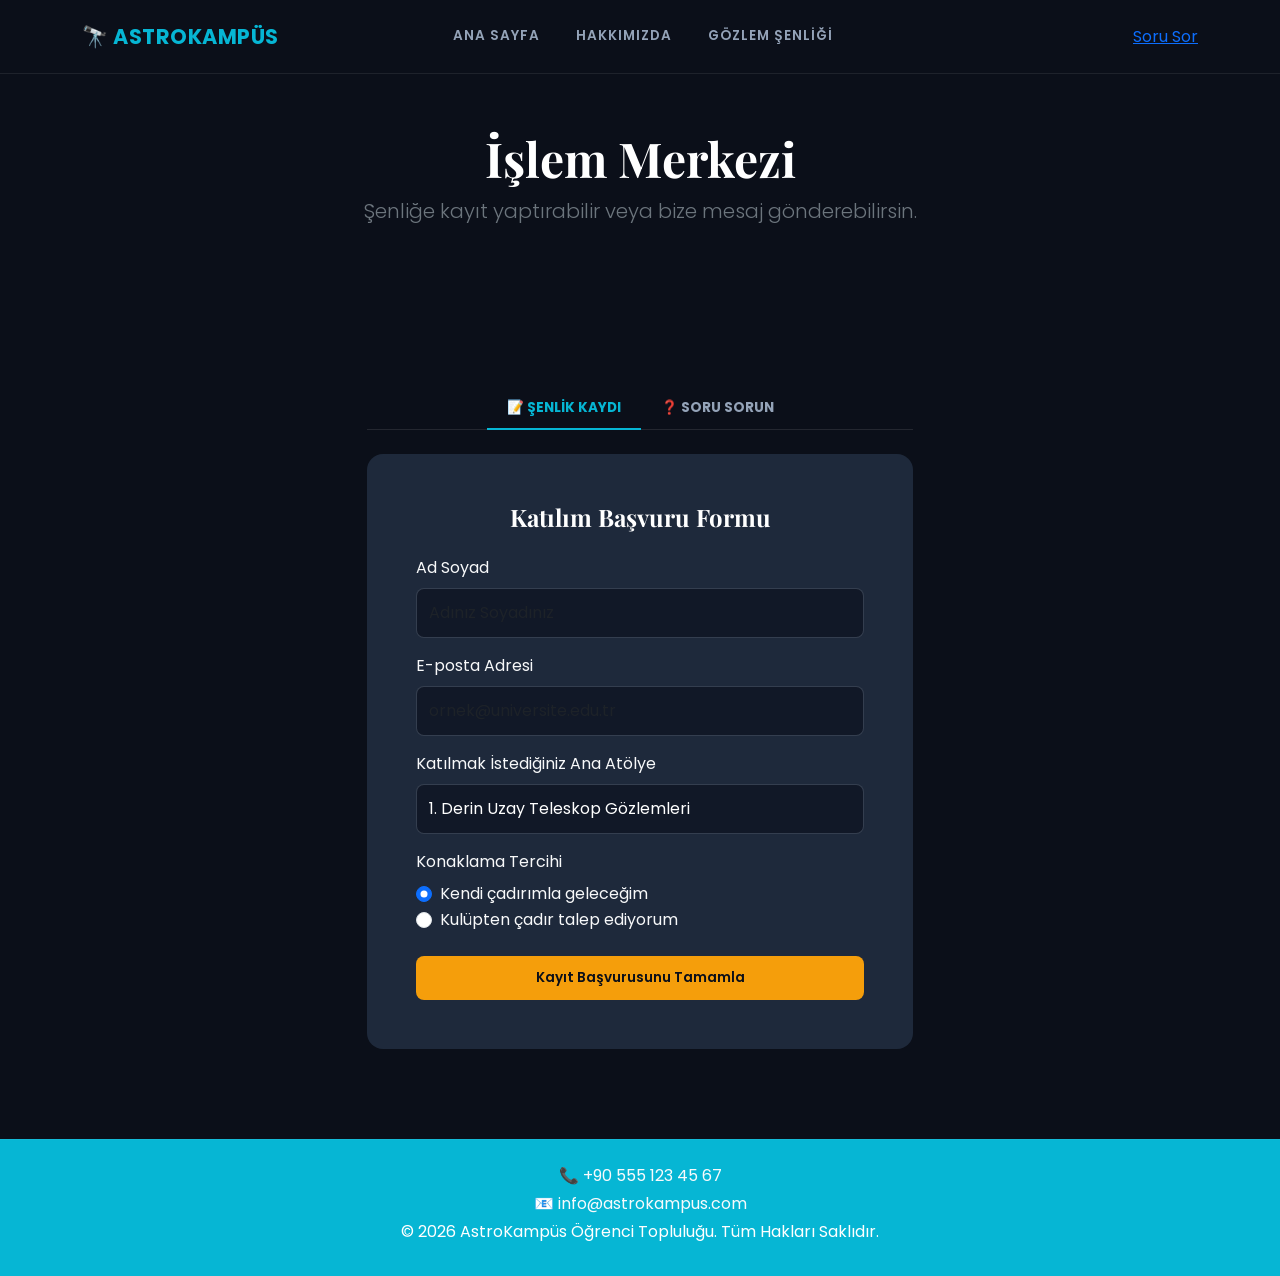
<file: iletisim.html>
<!DOCTYPE html>
<html lang="tr">
<head>
    <meta charset="UTF-8">
    <meta name="viewport" content="width=device-width, initial-scale=1.0">
    <title>Kayıt ve İletişim | AstroKampüs</title>
    <meta name="description" content="AstroKampüs Gözlem Şenliği'ne kayıt olun veya sorularınızı iletin.">
    
    <link href="https://cdn.jsdelivr.net/npm/bootstrap@5.3.2/dist/css/bootstrap.min.css" rel="stylesheet">
    <link href="https://fonts.googleapis.com/css2?family=Playfair+Display:ital,wght@0,400;0,700;1,400&family=Poppins:wght@300;400;600;700&display=swap" rel="stylesheet">
    <link rel="stylesheet" href="style.css?v=1.2">
</head>
<body>

    <nav class="navbar navbar-expand-lg navbar-dark custom-navbar sticky-top">
        <div class="container">
            <a class="navbar-brand" href="index.html">🔭 ASTROKAMPÜS</a>
            <button class="navbar-toggler" type="button" data-bs-toggle="collapse" data-bs-target="#astroNav">
                <span class="navbar-toggler-icon"></span>
            </button>
            <div class="collapse navbar-collapse" id="astroNav">
                <ul class="navbar-nav mx-auto">
                    <li class="nav-item"><a class="nav-link" href="index.html">Ana Sayfa</a></li>
                    <li class="nav-item"><a class="nav-link" href="hakkimizda.html">Hakkımızda</a></li>
                    <li class="nav-item"><a class="nav-link" href="hizmetler.html">Gözlem Şenliği</a></li>
                </ul>
                <div class="navbar-btn-wrapper ms-lg-auto">
                   <a href="iletisim.html" class="soru-sor-butonu">Soru Sor</a>
                </div>
            </div>
        </div>
    </nav>

    <header class="py-5 text-center" style="background-color: #0b0f19;">
        <div class="container py-2">
            <h1 class="display-5 fw-bold text-white">İşlem Merkezi</h1>
            <p class="text-secondary lead">Şenliğe kayıt yaptırabilir veya bize mesaj gönderebilirsin.</p>
        </div>
    </header>

    <main class="container section-space">
        <div class="row justify-content-center">
            <div class="col-md-8 col-lg-6">
                
                <ul class="nav nav-tabs justify-content-center mb-4" id="formTabs" role="tablist" style="border-bottom: 1px solid rgba(255, 255, 255, 0.1);">
                    <li class="nav-item">
                        <button class="nav-link active fw-bold" id="kayit-tab" data-bs-toggle="tab" data-bs-target="#kayit-panel" type="button" role="tab">📝 ŞENLİK KAYDI</button>
                    </li>
                    <li class="nav-item">
                        <button class="nav-link fw-bold" id="soru-tab" data-bs-toggle="tab" data-bs-target="#soru-panel" type="button" role="tab">❓ SORU SORUN</button>
                    </li>
                </ul>

                <div class="tab-content p-4 p-sm-5 astro-card">
                    
                    <div class="tab-pane fade show active" id="kayit-panel" role="tabpanel">
                        <h2 class="h4 text-white fw-bold mb-4 text-center">Katılım Başvuru Formu</h2>
                        <form action="#" method="POST" onsubmit="event.preventDefault(); alert('Şenlik ön kaydınız başarıyla alındı!');">
                            <div class="mb-3">
                                <label class="form-label text-light">Ad Soyad</label>
                                <input type="text" class="form-control" required placeholder="Adınız Soyadınız">
                            </div>
                            <div class="mb-3">
                                <label class="form-label text-light">E-posta Adresi</label>
                                <input type="email" class="form-control" required placeholder="ornek@universite.edu.tr">
                            </div>
                            <div class="mb-3">
                                <label class="form-label text-light">Katılmak İstediğiniz Ana Atölye</label>
                                <select class="form-control text-white" style="background-color: #111827;">
                                    <option>1. Derin Uzay Teleskop Gözlemleri</option>
                                    <option>2. Gezegen Fotoğrafçılığı Atölyesi</option>
                                    <option>4. Model Roket Tasarım Atölyesi</option>
                                    <option>5. Takımyıldız Hikayeleri ve Mitoloji</option>
                                </select>
                            </div>
                            <div class="mb-3">
                                <label class="form-label text-light">Konaklama Tercihi</label>
                                <div class="form-check">
                                    <input class="form-check-input" type="radio" name="konaklama" id="kendiCadirim" checked>
                                    <label class="form-check-label text-light" for="kendiCadirim">Kendi çadırımla geleceğim</label>
                                </div>
                                <div class="form-check">
                                    <input class="form-check-input" type="radio" name="konaklama" id="kulupCadiri">
                                    <label class="form-check-label text-light" for="kulupCadiri">Kulüpten çadır talep ediyorum</label>
                                </div>
                            </div>
                            <div class="d-grid mt-4">
                                <button type="submit" class="btn btn-custom-warning btn-lg">Kayıt Başvurusunu Tamamla</button>
                            </div>
                        </form>
                    </div>

                    <div class="tab-pane fade" id="soru-panel" role="tabpanel">
                        <h2 class="h4 text-white fw-bold mb-4 text-center">Kulüp Yönetimine Yazın</h2>
                        <form action="#" method="POST" onsubmit="event.preventDefault(); alert('Mesajınız başarıyla iletildi.');">
                            <div class="mb-3">
                                <label class="form-label text-light">Ad Soyad</label>
                                <input type="text" class="form-control" required placeholder="Adınız Soyadınız">
                            </div>
                            <div class="mb-3">
                                <label class="form-label text-light">E-posta Adresi</label>
                                <input type="email" class="form-control" required placeholder="isim@ornek.com">
                            </div>
                            <div class="mb-3">
                                <label class="form-label text-light">Konu</label>
                                <input type="text" class="form-control" required placeholder="Mesajınızın konusu nedir?">
                            </div>
                            <div class="mb-3">
                                <label class="form-label text-light">Mesajınız</label>
                                <textarea class="form-control" rows="4" required placeholder="Sorularınızı buraya detaylıca yazabilirsiniz..."></textarea>
                            </div>
                            <div class="d-grid mt-4">
                                <button type="submit" class="btn btn-custom-primary btn-lg">Soruyu Gönder</button>
                            </div>
                        </form>
                    </div>

                </div>
            </div>
        </div>
    </main>

      <footer class="py-4 mt-auto">
        <div class="container text-center">
            <p class="mb-1">
            📞 +90 555 123 45 67
        </p>

        <p class="mb-1">
            📧 info@astrokampus.com
        </p>
            <p class="mb-2 text-white">&copy; 2026 AstroKampüs Öğrenci Topluluğu. Tüm Hakları Saklıdır.</p>
        </div>
    </footer>

    <script src="https://cdn.jsdelivr.net/npm/bootstrap@5.3.2/dist/js/bootstrap.bundle.min.js"></script>
    <script src="script.js"></script>
</body>
</html>
</file>
<file: style.css>
:root {
    --neon-turkuaz: #06b6d4;
    --yildiz-sari: #f59e0b;
    --kart-arka-plan: #1e293b;
    --derin-lacivert: #0b0f19;
}

body {
    font-family: 'Poppins', sans-serif;
    background-color: var(--derin-lacivert) !important;
    color: #f8fafc !important; 
    overflow-x: hidden;
}


h1, h2, h3, h4, h5, h6 {
    font-family: 'Playfair Display', serif;
    color: #ffffff !important;
    font-weight: 700;
}

.custom-navbar {
    background-color: var(--derin-lacivert) !important;
    border-bottom: 1px solid rgba(255, 255, 255, 0.08);
    padding-top: 16px !important;
    padding-bottom: 16px !important;
}

.navbar-brand {
    font-family: 'Poppins', sans-serif;
    font-weight: 700;
    font-size: 1.3rem;
    color: var(--neon-turkuaz) !important;
    letter-spacing: 0.5px;
}

.custom-navbar .nav-link {
    font-family: 'Poppins', sans-serif;
    color: #94a3b8 !important;
    font-weight: 600;
    font-size: 0.85rem;
    text-transform: uppercase;
    letter-spacing: 1px;
    padding-left: 18px !important;
    padding-right: 18px !important;
    transition: color 0.2s ease;
}

.custom-navbar .nav-link:hover, 
.custom-navbar .nav-link.active {
    color: var(--neon-turkuaz) !important;
}


.btn-nav-action {
    font-family: 'Poppins', sans-serif;
    background: transparent;
    border: 1.5px solid var(--neon-turkuaz);
    color: var(--neon-turkuaz) !important;
    font-weight: 600;
    font-size: 0.85rem;
    text-transform: uppercase;
    letter-spacing: 1px;
    border-radius: 6px; 
    padding: 8px 22px;
    transition: all 0.3s ease;
}

.btn-nav-action:hover,
.btn-nav-action.active {
    background: var(--neon-turkuaz);
    color: var(--derin-lacivert) !important;
    box-shadow: 0 0 15px rgba(6, 182, 212, 0.2);
}


.hero-bg {
    background-color: var(--derin-lacivert) !important;
    border-bottom: 1px solid rgba(255, 255, 255, 0.08);
}

.section-space {
    padding-top: 90px;
    padding-bottom: 90px;
}


.astro-card {
    background: var(--kart-arka-plan) !important; 
    border: 1px solid rgba(255, 255, 255, 0) !important;
    border-radius: 16px !important; 
    padding: 12px;
    transition: all 0.3s ease-in-out;
}

.astro-card .card-img-top {
    border-radius: 12px !important; 
    margin-bottom: 15px;
}

.astro-card:hover {
    transform: translateY(-6px);
    border-color: var(--neon-turkuaz) !important;
    box-shadow: 0 12px 24px rgba(6, 182, 212, 0.12); 
}

.card-title {
    color: #ffffff !important;
    font-weight: 600;
    margin-bottom: 12px;
}

.card-text {
    color: #cbd5e1 !important;
    font-size: 0.9rem;
    line-height: 1.6;
}


.btn-custom-primary {
    font-family: 'Poppins', sans-serif;
    background: transparent;
    border: 2px solid var(--neon-turkuaz);
    color: var(--neon-turkuaz) !important;
    font-weight: 600;
    border-radius: 8px; 
    padding: 10px 24px;
    font-size: 0.85rem;
    transition: all 0.2s ease;
}

.btn-custom-primary:hover {
    background: var(--neon-turkuaz);
    color: var(--derin-lacivert) !important;
}

.btn-custom-warning {
    font-family: 'Poppins', sans-serif;
    background: var(--yildiz-sari);
    color: var(--derin-lacivert) !important;
    font-weight: 600;
    border: none;
    border-radius: 8px; 
    padding: 12px 32px;
    font-size: 0.85rem;
    transition: all 0.2s ease;
}

.btn-custom-warning:hover {
    background: #fbbf24;
}


.btn-sm {
    padding: 6px 14px !important;
    font-size: 0.8rem !important;
    border-radius: 6px !important;
}


.form-control {
    background-color: #111827 !important;
    border: 1px solid rgba(255, 255, 255, 0.1) !important;
    color: #ffffff !important;
    border-radius: 8px; 
    padding: 12px;
}

.form-control:focus {
    border-color: var(--neon-turkuaz) !important;
    box-shadow: 0 0 8px rgba(6, 182, 212, 0.2);
}

.nav-tabs .nav-link {
    color: #94a3b8 !important;
    background: transparent !important;
    border: none !important;
    padding: 10px 20px;
    font-size: 0.85rem;
}

.nav-tabs .nav-link.active {
    color: var(--neon-turkuaz) !important;
    border-bottom: 2px solid var(--neon-turkuaz) !important;
}


footer {
    background-color: #06b6d4;
    border-top: 1px solid rgba(255, 255, 255, 0.05);
}


@media (max-width: 991.98px) {
    .navbar-btn-wrapper {
        margin-top: 12px;
        text-align: center;
    }
    .btn-nav-action {
        display: block;
        width: 100%;
    }
}
.text-muted{
    color: #cbd5e1 !important;
}
</file>
